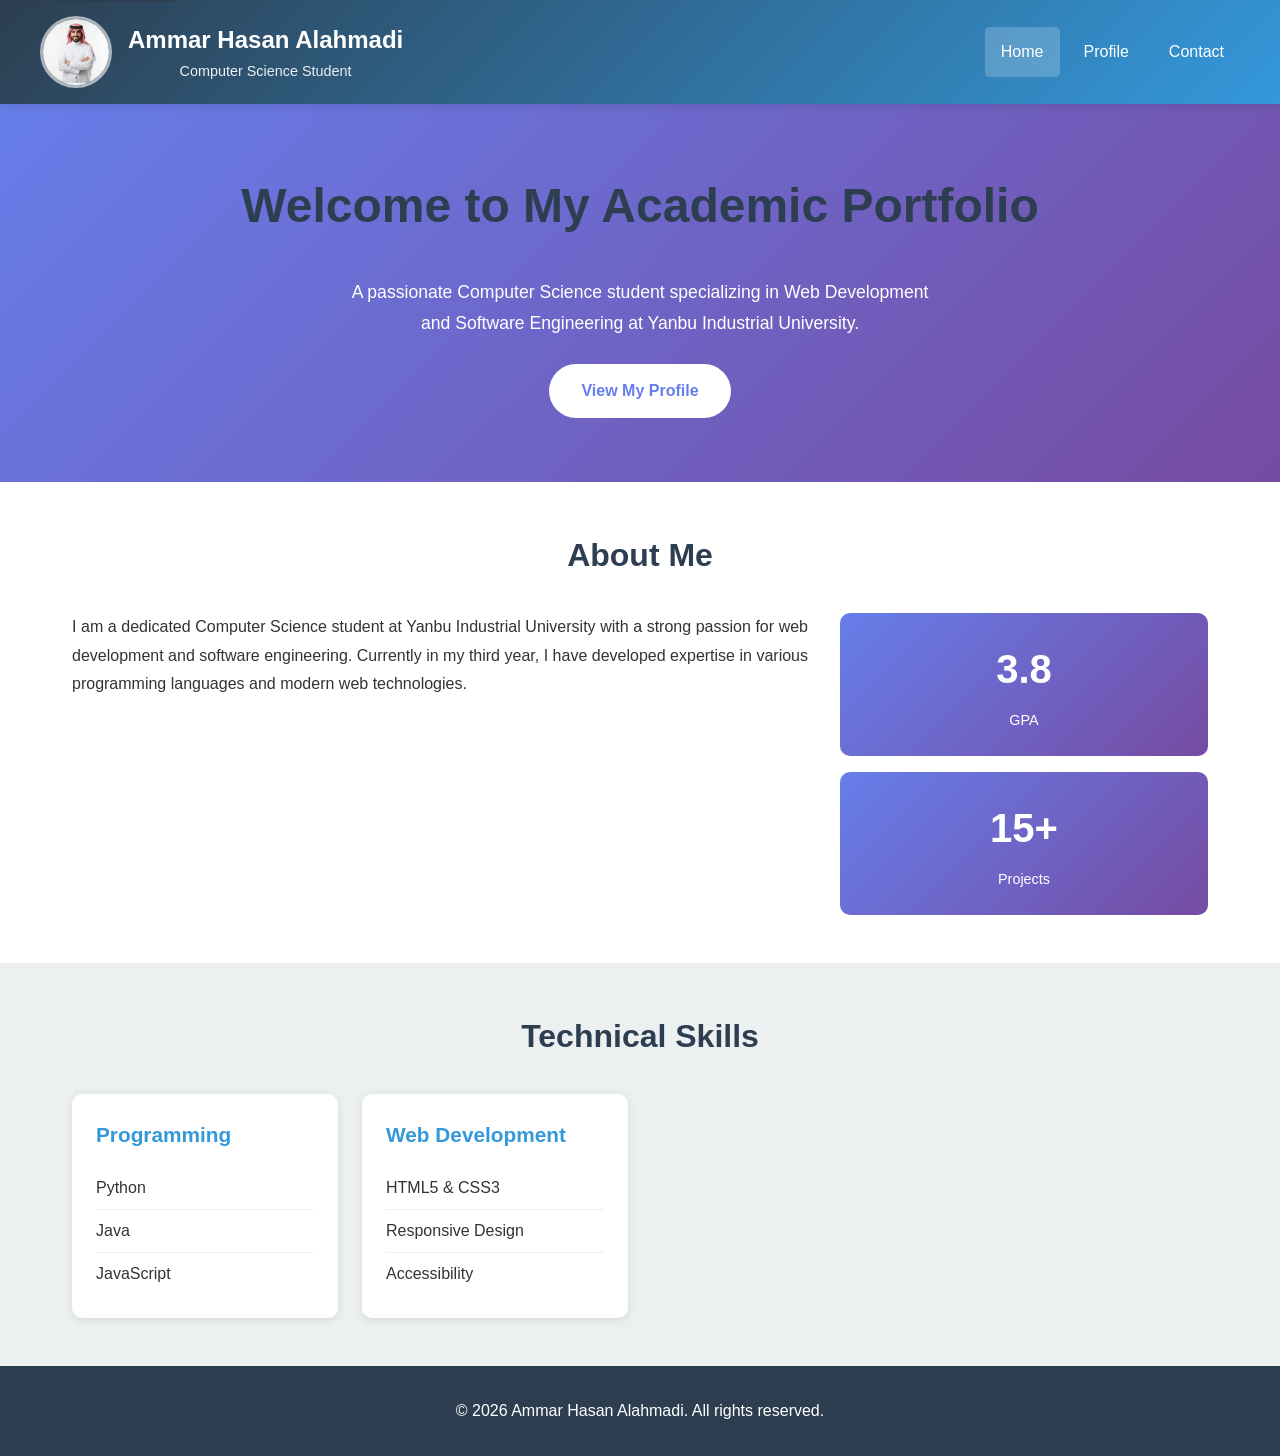
<file: index.html>
<!DOCTYPE html>
<html lang="en">
<head>
    <meta charset="UTF-8">
    <meta name="viewport" content="width=device-width, initial-scale=1.0">
    <meta name="description" content="Personal Academic Portfolio - Computer Science Student">
    <title>Ammar Hasan Alahmadi - Portfolio</title>
    <link rel="stylesheet" href="styles.css">
</head>
<body>
    <a href="#main-content" class="skip-link">Skip to main content</a>

    <header class="main-header" role="banner">
        <nav class="navbar" role="navigation" aria-label="Main navigation">
            <div class="nav-brand">
                <img src="441401179.jpg" alt="Profile photo (441401179)" class="profile-photo">
                <div>
                    <h1>Ammar Hasan Alahmadi</h1>
                    <p class="subtitle">Computer Science Student</p>
                </div>
            </div>
            <ul class="nav-menu">
                <li><a href="index.html" class="active" aria-current="page">Home</a></li>
                <li><a href="profile.html">Profile</a></li>
                <li><a href="contact.html">Contact</a></li>
            </ul>
        </nav>
    </header>

    <main id="main-content" role="main">
        <section class="hero" aria-labelledby="hero-heading">
            <div class="hero-content">
                <h2 id="hero-heading">Welcome to My Academic Portfolio</h2>
                <p class="hero-description">
                    A passionate Computer Science student specializing in Web Development 
                    and Software Engineering at Yanbu Industrial University.
                </p>
                <a href="profile.html" class="btn-primary">View My Profile</a>
            </div>
        </section>

        <section class="about-section" aria-labelledby="about-heading">
            <div class="container">
                <h2 id="about-heading">About Me</h2>
                <div class="about-grid">
                    <div class="about-text">
                        <p>
                            I am a dedicated Computer Science student at Yanbu Industrial University with a strong 
                            passion for web development and software engineering. Currently in my third year, 
                            I have developed expertise in various programming languages and modern web technologies.
                        </p>
                    </div>
                    <div class="about-stats">
                        <div class="stat-card">
                            <h3>3.8</h3>
                            <p>GPA</p>
                        </div>
                        <div class="stat-card">
                            <h3>15+</h3>
                            <p>Projects</p>
                        </div>
                    </div>
                </div>
            </div>
        </section>

        <section class="skills-section" aria-labelledby="skills-heading">
            <div class="container">
                <h2 id="skills-heading">Technical Skills</h2>
                <div class="skills-grid">
                    <article class="skill-card">
                        <h3>Programming</h3>
                        <ul>
                            <li>Python</li>
                            <li>Java</li>
                            <li>JavaScript</li>
                        </ul>
                    </article>
                    <article class="skill-card">
                        <h3>Web Development</h3>
                        <ul>
                            <li>HTML5 & CSS3</li>
                            <li>Responsive Design</li>
                            <li>Accessibility</li>
                        </ul>
                    </article>
                </div>
            </div>
        </section>
    </main>

    <footer class="main-footer" role="contentinfo">
        <div class="container">
            <p>&copy; 2026 Ammar Hasan Alahmadi. All rights reserved.</p>
        </div>
    </footer>
</body>
</html>
</file>
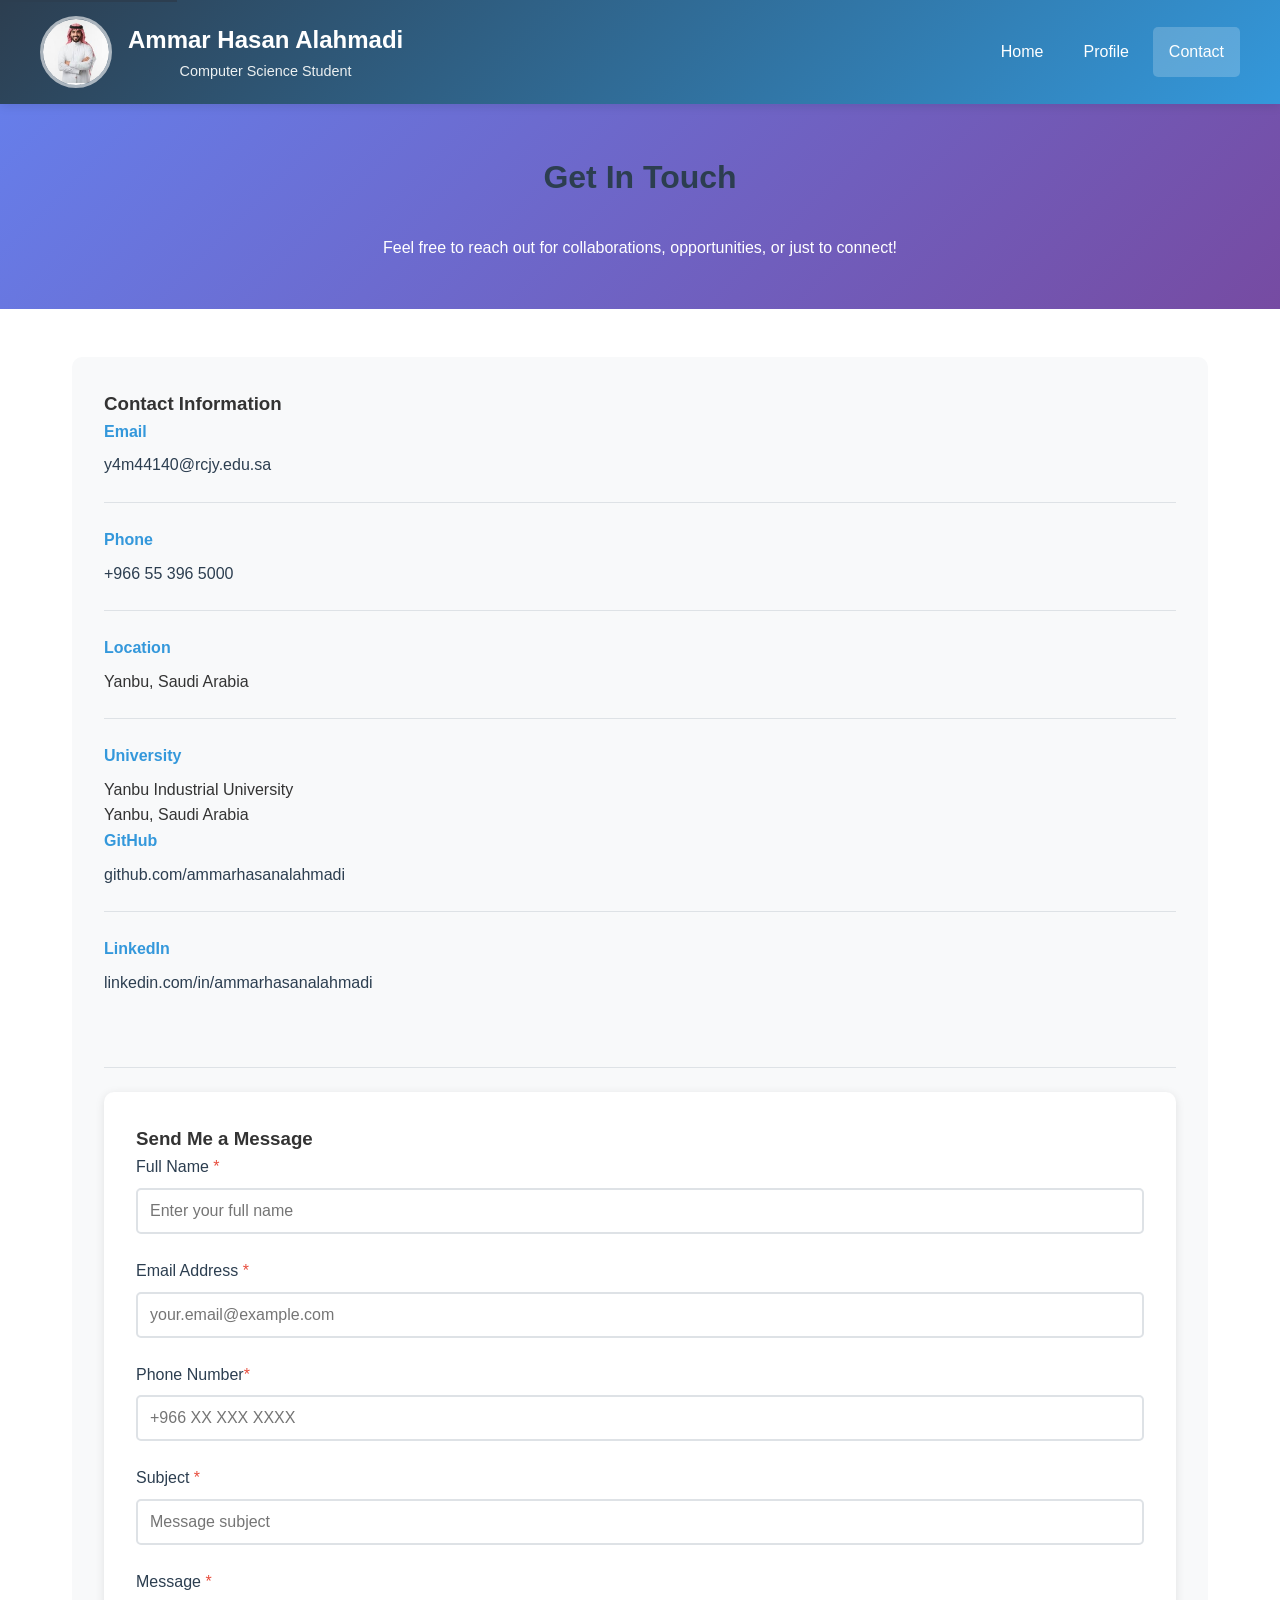
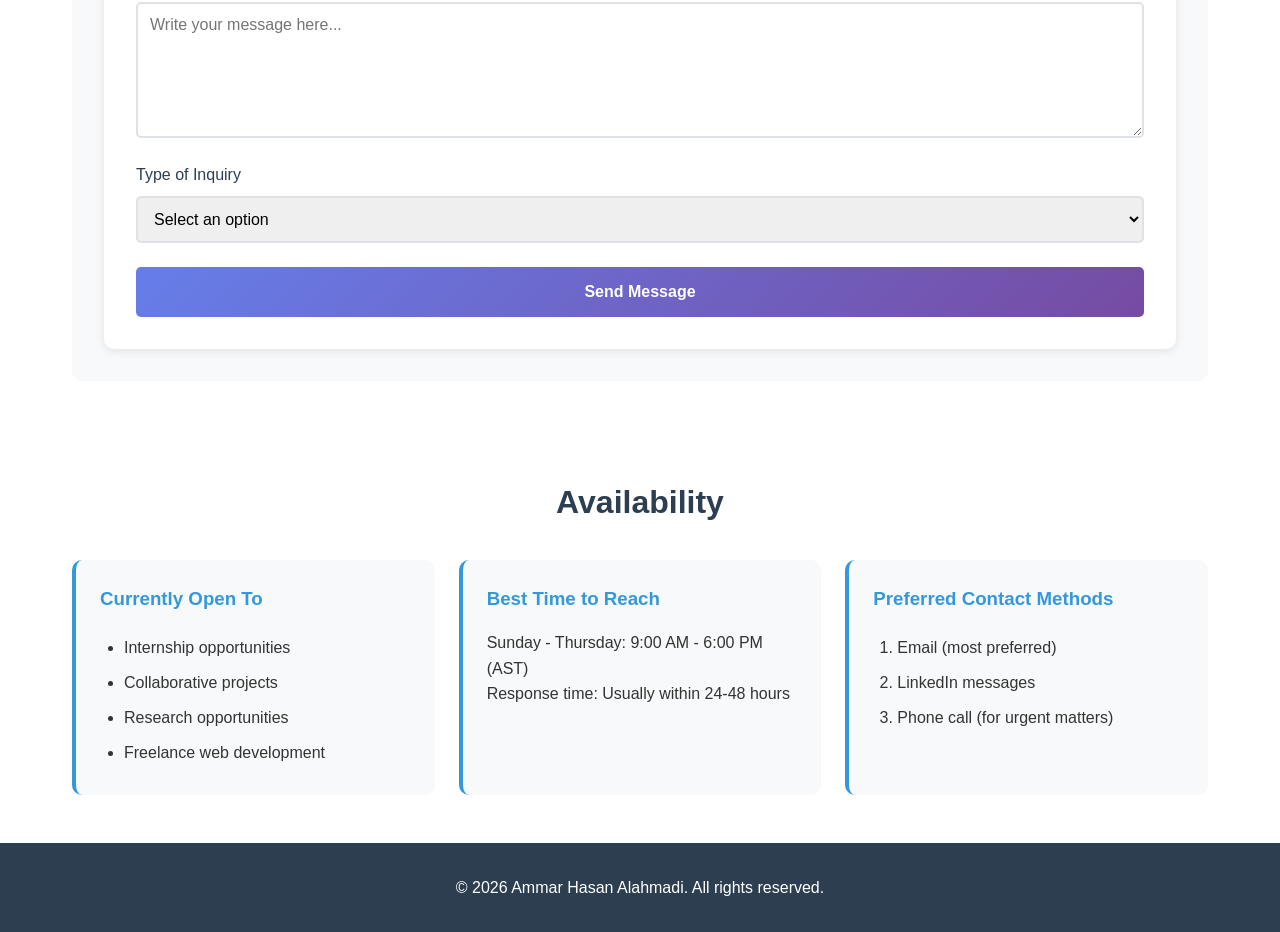
<file: contact.html>
<!DOCTYPE html>
<html lang="en">
<head>
    <meta charset="UTF-8">
    <meta name="viewport" content="width=device-width, initial-scale=1.0">
    <meta name="description" content="Contact Ahmed Al-Rashid">
    <title>Contact - Ahmed Al-Rashid</title>
    <link rel="stylesheet" href="styles.css">
</head>
<body>
    <a href="#main-content" class="skip-link">Skip to main content</a>

    <header class="main-header" role="banner">
        <nav class="navbar" role="navigation" aria-label="Main navigation">
            <div class="nav-brand">
                <img src="441401179.jpg" alt="Profile photo (441401179)" class="profile-photo">
                <div>
                    <h1>Ammar Hasan Alahmadi</h1>
                    <p class="subtitle">Computer Science Student</p>
                </div>
            </div>
            <ul class="nav-menu">
                <li><a href="index.html">Home</a></li>
                <li><a href="profile.html">Profile</a></li>
                <li><a href="contact.html" class="active" aria-current="page">Contact</a></li>
            </ul>
        </nav>
    </header>

    <main id="main-content" role="main">
        <section class="contact-hero">
            <div class="container">
                <h2>Get In Touch</h2>
                <p>Feel free to reach out for collaborations, opportunities, or just to connect!</p>
            </div>
        </section>

        <section class="contact-content">
            <div class="container">
                <div class="contact-layout">
                    <div class="contact-info">
                        <h3>Contact Information</h3>
                        <div class="info-item">
                            <h4>Email</h4>
                            <p><a href="mailto:y4m44140@rcjy.edu.sa">y4m44140@rcjy.edu.sa</a></p>
                        </div>
                        <div class="info-item">
                            <h4>Phone</h4>
                            <p><a href="tel:+966553965000">+966 55 396 5000</a></p>
                        </div>
                        <div class="info-item">
                            <h4>Location</h4>
                            <p>Yanbu, Saudi Arabia</p>
                        </div>
                        <div class="info-item">
                            <h4>University</h4>
                            <p>Yanbu Industrial University<br>Yanbu, Saudi Arabia</p>
                        <div class="info-item">
                            <h4>GitHub</h4>
                            <p><a href="https://github.com/ammarhasanalahmadi" target="_blank" rel="noopener noreferrer">github.com/ammarhasanalahmadi</a></p>
                        </div>
                        <div class="info-item">
                            <h4>LinkedIn</h4>
                            <p><a href="https://linkedin.com/in/ammarhasanalahmadi" target="_blank" rel="noopener noreferrer">linkedin.com/in/ammarhasanalahmadi</a></p>
                        </div>
                    </div>

                    <div class="contact-form-container">
                        <h3>Send Me a Message</h3>
                        <form class="contact-form" action="#" method="post">
                            <div class="form-group">
                                <label for="name">Full Name <span class="required" aria-label="required">*</span></label>
                                <input 
                                    id="name" 
                                    name="name" 
                                    required 
                                    aria-required="true"
                                    placeholder="Enter your full name">
                            </div>

                            <div class="form-group">
                                <label for="email">Email Address <span class="required" aria-label="required">*</span></label>
                                <input 
                                    type="email" 
                                    id="email" 
                                    name="email" 
                                    required 
                                    aria-required="true"
                                    placeholder="your.email@example.com">
                            </div>

                            <div class="form-group">
                                <label for="phone">Phone Number<span class="required" aria-label="required">*</span></label>
                                <input 
                                    type="tel" 
                                    id="phone" 
                                    name="phone" 
                                    placeholder="+966 XX XXX XXXX">
                            </div>

                            <div class="form-group">
                                <label for="subject">Subject <span class="required" aria-label="required">*</span></label>
                                <input 
                                    type="text" 
                                    id="subject" 
                                    name="subject" 
                                    required 
                                    aria-required="true"
                                    placeholder="Message subject">
                            </div>

                            <div class="form-group">
                                <label for="message">Message <span class="required" aria-label="required">*</span></label>
                                <textarea 
                                    id="message" 
                                    name="message" 
                                    rows="6" 
                                    required 
                                    aria-required="true"
                                    placeholder="Write your message here..."></textarea>
                            </div>

                            <div class="form-group">
                                <label for="inquiry-type">Type of Inquiry</label>
                                <select id="inquiry-type" name="inquiry-type">
                                    <option value="">Select an option</option>
                                    <option value="collaboration">Collaboration Opportunity</option>
                                    <option value="job">Job Opportunity</option>
                                    <option value="project">Project Discussion</option>
                                    <option value="general">General Question</option>
                                    <option value="other">Other</option>
                                </select>
                            </div>

                            <button type="submit" class="btn-submit">Send Message</button>
                        </form>
                    </div>
                </div>
            </div>
        </section>

        <section class="availability" aria-labelledby="availability-heading">
            <div class="container">
                <h2 id="availability-heading">Availability</h2>
                <div class="availability-grid">
                    <article class="availability-card">
                        <h3>Currently Open To</h3>
                        <ul>
                            <li>Internship opportunities</li>
                            <li>Collaborative projects</li>
                            <li>Research opportunities</li>
                            <li>Freelance web development</li>
                        </ul>
                    </article>
                    <article class="availability-card">
                        <h3>Best Time to Reach</h3>
                        <p>Sunday - Thursday: 9:00 AM - 6:00 PM (AST)</p>
                        <p>Response time: Usually within 24-48 hours</p>
                    </article>
                    <article class="availability-card">
                        <h3>Preferred Contact Methods</h3>
                        <ol>
                            <li>Email (most preferred)</li>
                            <li>LinkedIn messages</li>
                            <li>Phone call (for urgent matters)</li>
                        </ol>
                    </article>
                </div>
            </div>
        </section>
    </main>

    <footer class="main-footer" role="contentinfo">
        <div class="container">
            <p>&copy; 2026 Ammar Hasan Alahmadi. All rights reserved.</p>
        </div>
    </footer>
</body>
</html>
</file>
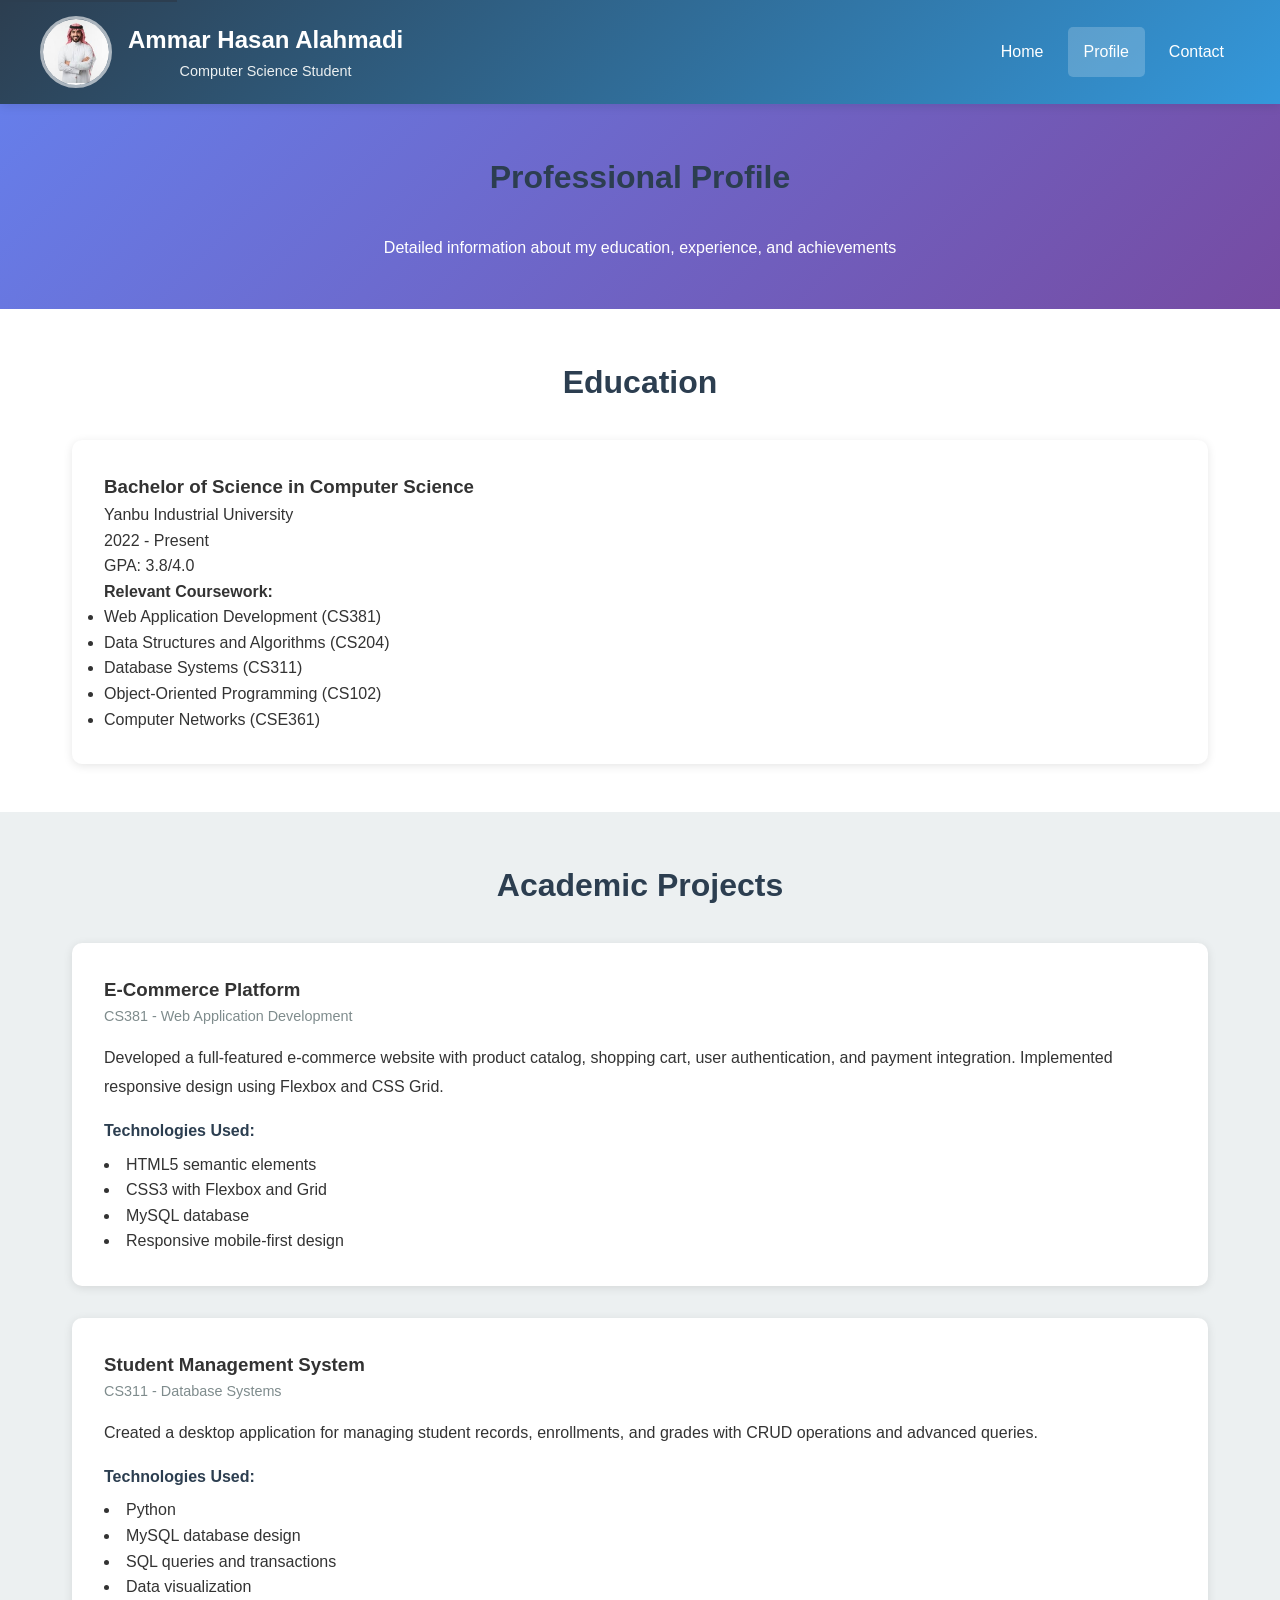
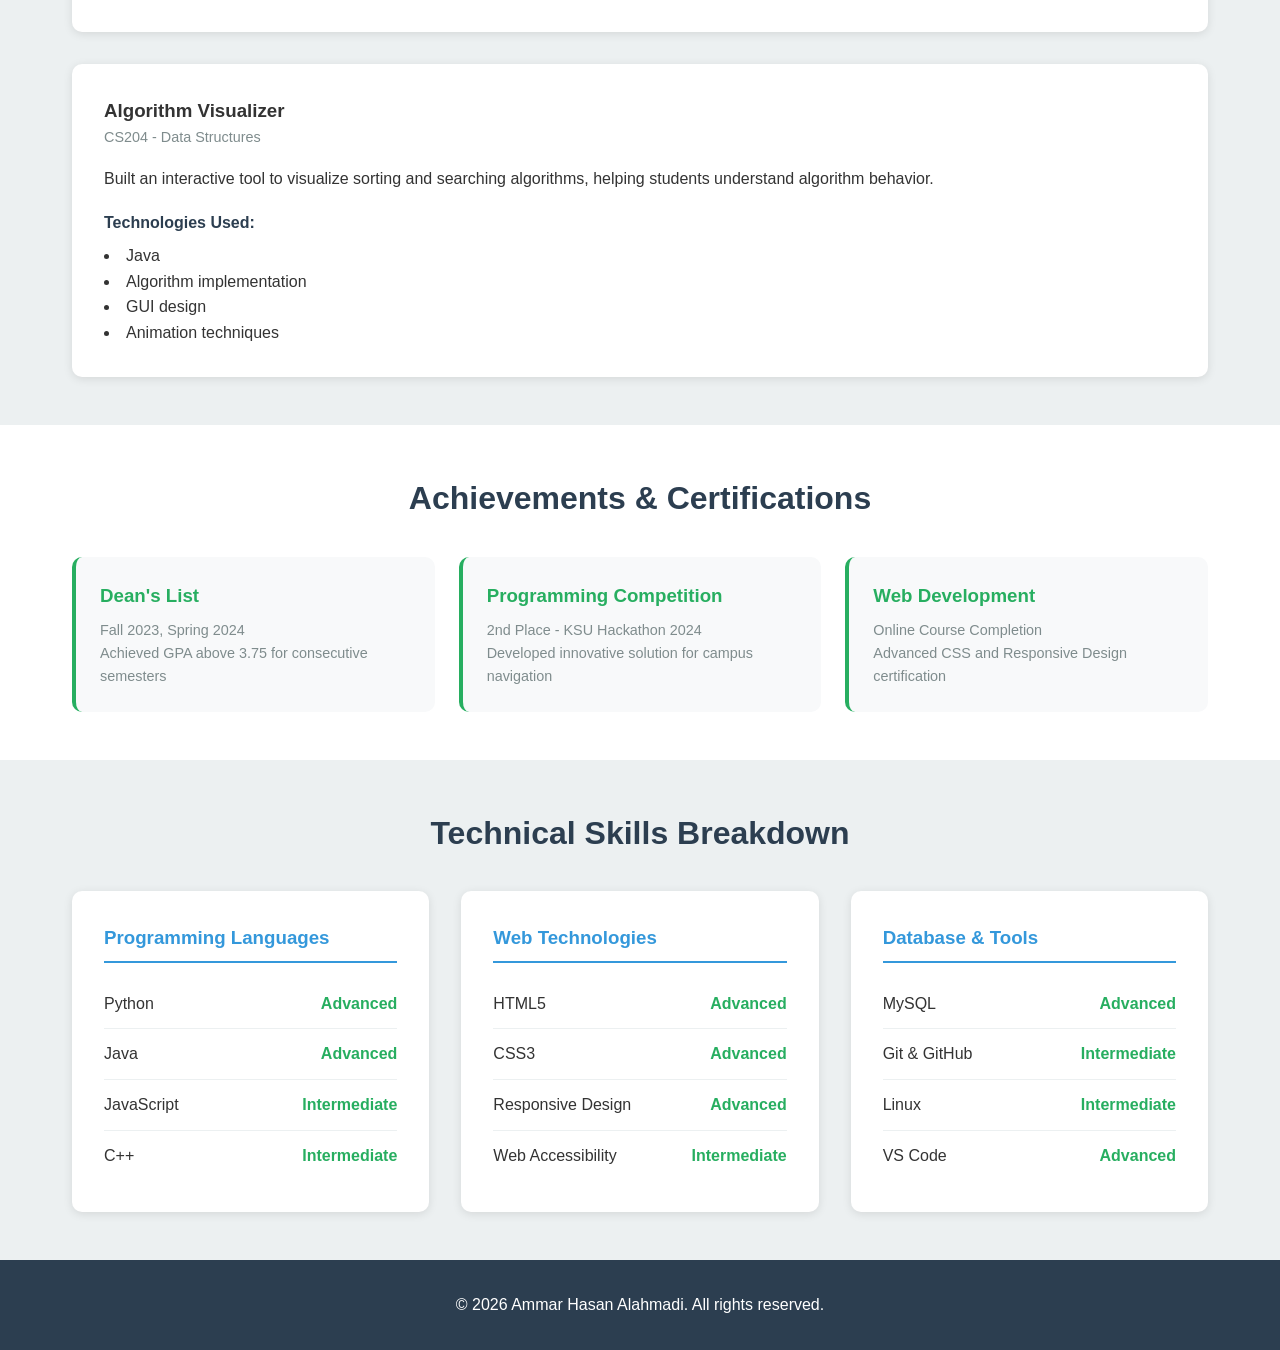
<file: profile.html>
<!DOCTYPE html>
<html lang="en">
<head>
    <meta charset="UTF-8">
    <meta name="viewport" content="width=device-width, initial-scale=1.0">
    <meta name="description" content="Professional Profile - Ammar Hasan Alahmadi">
    <title>Profile - Ammar Hasan Alahmadi</title>
    <link rel="stylesheet" href="styles.css">
</head>
<body>
    <a href="#main-content" class="skip-link">Skip to main content</a>

    <header class="main-header" role="banner">
        <nav class="navbar" role="navigation" aria-label="Main navigation">
            <div class="nav-brand">
                <img src="441401179.jpg" alt="Profile photo (441401179)" class="profile-photo">
                <div>
                    <h1>Ammar Hasan Alahmadi</h1>
                    <p class="subtitle">Computer Science Student</p>
                </div>
            </div>
            <ul class="nav-menu">
                <li><a href="index.html">Home</a></li>
                <li><a href="profile.html" class="active" aria-current="page">Profile</a></li>
                <li><a href="contact.html">Contact</a></li>
            </ul>
        </nav>
    </header>

    <main id="main-content" role="main">
        <section class="profile-hero">
            <div class="container">
                <h2>Professional Profile</h2>
                <p>Detailed information about my education, experience, and achievements</p>
            </div>
        </section>

        <section class="education-full" aria-labelledby="education-heading">
            <div class="container">
                <h2 id="education-heading">Education</h2>
                <article class="education-card">
                    <h3>Bachelor of Science in Computer Science</h3>
                    <p class="institution">Yanbu Industrial University</p>
                    <p class="date">2022 - Present</p>
                    <p class="gpa">GPA: 3.8/4.0</p>
                    <h4>Relevant Coursework:</h4>
                    <ul>
                        <li>Web Application Development (CS381)</li>
                        <li>Data Structures and Algorithms (CS204)</li>
                        <li>Database Systems (CS311)</li>
                        <li>Object-Oriented Programming (CS102)</li>
                        <li>Computer Networks (CSE361)</li>
                    </ul>
                </article>
            </div>
        </section>

        <section class="projects-full" aria-labelledby="projects-heading">
            <div class="container">
                <h2 id="projects-heading">Academic Projects</h2>
                <div class="projects-list">
                    <article class="project-detailed">
                        <h3>E-Commerce Platform</h3>
                        <p class="project-course">CS381 - Web Application Development</p>
                        <p class="project-description">
                            Developed a full-featured e-commerce website with product catalog, 
                            shopping cart, user authentication, and payment integration. 
                            Implemented responsive design using Flexbox and CSS Grid.
                        </p>
                        <h4>Technologies Used:</h4>
                        <ul>
                            <li>HTML5 semantic elements</li>
                            <li>CSS3 with Flexbox and Grid</li>
                            <li>MySQL database</li>
                            <li>Responsive mobile-first design</li>
                        </ul>
                    </article>

                    <article class="project-detailed">
                        <h3>Student Management System</h3>
                        <p class="project-course">CS311 - Database Systems</p>
                        <p class="project-description">
                            Created a desktop application for managing student records, 
                            enrollments, and grades with CRUD operations and advanced queries.
                        </p>
                        <h4>Technologies Used:</h4>
                        <ul>
                            <li>Python</li>
                            <li>MySQL database design</li>
                            <li>SQL queries and transactions</li>
                            <li>Data visualization</li>
                        </ul>
                    </article>

                    <article class="project-detailed">
                        <h3>Algorithm Visualizer</h3>
                        <p class="project-course">CS204 - Data Structures</p>
                        <p class="project-description">
                            Built an interactive tool to visualize sorting and searching algorithms, 
                            helping students understand algorithm behavior.
                        </p>
                        <h4>Technologies Used:</h4>
                        <ul>
                            <li>Java</li>
                            <li>Algorithm implementation</li>
                            <li>GUI design</li>
                            <li>Animation techniques</li>
                        </ul>
                    </article>
                </div>
            </div>
        </section>

        <section class="achievements" aria-labelledby="achievements-heading">
            <div class="container">
                <h2 id="achievements-heading">Achievements & Certifications</h2>
                <div class="achievements-grid">
                    <article class="achievement-card">
                        <h3>Dean's List</h3>
                        <p>Fall 2023, Spring 2024</p>
                        <p>Achieved GPA above 3.75 for consecutive semesters</p>
                    </article>
                    <article class="achievement-card">
                        <h3>Programming Competition</h3>
                        <p>2nd Place - KSU Hackathon 2024</p>
                        <p>Developed innovative solution for campus navigation</p>
                    </article>
                    <article class="achievement-card">
                        <h3>Web Development</h3>
                        <p>Online Course Completion</p>
                        <p>Advanced CSS and Responsive Design certification</p>
                    </article>
                </div>
            </div>
        </section>

        <section class="skills-detailed" aria-labelledby="skills-detail-heading">
            <div class="container">
                <h2 id="skills-detail-heading">Technical Skills Breakdown</h2>
                <div class="skills-breakdown">
                    <div class="skill-category">
                        <h3>Programming Languages</h3>
                        <div class="skill-item">
                            <span>Python</span>
                            <span>Advanced</span>
                        </div>
                        <div class="skill-item">
                            <span>Java</span>
                            <span>Advanced</span>
                        </div>
                        <div class="skill-item">
                            <span>JavaScript</span>
                            <span>Intermediate</span>
                        </div>
                        <div class="skill-item">
                            <span>C++</span>
                            <span>Intermediate</span>
                        </div>
                    </div>

                    <div class="skill-category">
                        <h3>Web Technologies</h3>
                        <div class="skill-item">
                            <span>HTML5</span>
                            <span>Advanced</span>
                        </div>
                        <div class="skill-item">
                            <span>CSS3</span>
                            <span>Advanced</span>
                        </div>
                        <div class="skill-item">
                            <span>Responsive Design</span>
                            <span>Advanced</span>
                        </div>
                        <div class="skill-item">
                            <span>Web Accessibility</span>
                            <span>Intermediate</span>
                        </div>
                    </div>

                    <div class="skill-category">
                        <h3>Database & Tools</h3>
                        <div class="skill-item">
                            <span>MySQL</span>
                            <span>Advanced</span>
                        </div>
                        <div class="skill-item">
                            <span>Git & GitHub</span>
                            <span>Intermediate</span>
                        </div>
                        <div class="skill-item">
                            <span>Linux</span>
                            <span>Intermediate</span>
                        </div>
                        <div class="skill-item">
                            <span>VS Code</span>
                            <span>Advanced</span>
                        </div>
                    </div>
                </div>
            </div>
        </section>
    </main>

    <footer class="main-footer" role="contentinfo">
        <div class="container">
            <p>&copy; 2026 Ammar Hasan Alahmadi. All rights reserved.</p>
        </div>
    </footer>
</body>
</html>
</file>
<file: styles.css>
/* ============================================
   CSS RESET & BASE STYLES
   ============================================ */
* {
    margin: 0;
    padding: 0;
    box-sizing: border-box;
}

html {
    font-size: 16px;
    scroll-behavior: smooth;
}

body {
    font-family: 'Segoe UI', Tahoma, Geneva, Verdana, sans-serif;
    line-height: 1.6;
    color: #333;
    background-color: #f5f5f5;
}

/* ============================================
   ACCESSIBILITY
   ============================================ */
.skip-link {
    position: absolute;
    top: -40px;
    left: 0;
    background: #2c3e50;
    color: white;
    padding: 0.5rem 1rem;
    text-decoration: none;
    z-index: 100;
}

.skip-link:focus {
    top: 0;
}

.required {
    color: #e74c3c;
}

/* Focus styles for better keyboard navigation */
a:focus,
button:focus,
input:focus,
textarea:focus,
select:focus {
    outline: 3px solid #3498db;
    outline-offset: 2px;
}

/* ============================================
   HEADER & NAVIGATION (FLEXBOX)
   ============================================ */
.main-header {
    background: linear-gradient(135deg, #2c3e50 0%, #3498db 100%);
    padding: 1rem;
    box-shadow: 0 2px 10px rgba(0, 0, 0, 0.1);
    position: sticky;
    top: 0;
    z-index: 50;
}

.navbar {
    display: flex;
    flex-direction: column;
    align-items: center;
    gap: 1rem;
    max-width: 1200px;
    margin: 0 auto;
}

.nav-brand h1 {
    color: white;
    font-size: 1.5rem;
    text-align: center;
}

.subtitle {
    color: #ecf0f1;
    font-size: 0.9rem;
    text-align: center;
}

/* Profile photo inside the nav brand */
.nav-brand {
    display: flex;
    align-items: center;
    gap: 1rem;
}

.profile-photo {
    width: 72px;
    height: 72px;
    border-radius: 50%;
    object-fit: cover;
    border: 3px solid rgba(255,255,255,0.6);
}

@media (max-width: 575px) {
    .profile-photo {
        width: 56px;
        height: 56px;
    }
    .nav-brand h1 {
        font-size: 1.2rem;
    }
}

.nav-menu {
    display: flex;
    flex-direction: column;
    list-style: none;
    width: 100%;
    gap: 0.5rem;
}

.nav-menu li {
    width: 100%;
}

.nav-menu a {
    display: block;
    color: white;
    text-decoration: none;
    padding: 0.75rem 1rem;
    border-radius: 5px;
    transition: background-color 0.3s ease;
    text-align: center;
}

.nav-menu a:hover,
.nav-menu a.active {
    background-color: rgba(255, 255, 255, 0.2);
}

/* ============================================
   CONTAINER & UTILITIES
   ============================================ */
.container {
    max-width: 1200px;
    margin: 0 auto;
    padding: 0 1rem;
}

/* ============================================
   HERO SECTION (FLEXBOX)
   ============================================ */
.hero {
    background: linear-gradient(135deg, #667eea 0%, #764ba2 100%);
    color: white;
    padding: 4rem 1rem;
    text-align: center;
}

.hero-content {
    display: flex;
    flex-direction: column;
    align-items: center;
    gap: 1.5rem;
}

.hero h2 {
    font-size: 2rem;
    margin-bottom: 0.5rem;
}

.hero-description {
    font-size: 1.1rem;
    max-width: 600px;
    line-height: 1.8;
}

.btn-primary {
    background-color: white;
    color: #667eea;
    padding: 0.875rem 2rem;
    text-decoration: none;
    border-radius: 50px;
    font-weight: bold;
    transition: transform 0.3s ease, box-shadow 0.3s ease;
    display: inline-block;
}

.btn-primary:hover {
    transform: translateY(-3px);
    box-shadow: 0 10px 25px rgba(0, 0, 0, 0.2);
}

/* ============================================
   SECTIONS
   ============================================ */
section {
    padding: 3rem 1rem;
}

section h2 {
    font-size: 2rem;
    color: #2c3e50;
    margin-bottom: 2rem;
    text-align: center;
}

/* ============================================
   ABOUT SECTION (FLEXBOX)
   ============================================ */
.about-section {
    background: white;
}

.about-grid {
    display: flex;
    flex-direction: column;
    gap: 2rem;
}

.about-text p {
    margin-bottom: 1rem;
    line-height: 1.8;
    text-align: justify;
}

.about-stats {
    display: flex;
    flex-wrap: wrap;
    gap: 1rem;
    justify-content: center;
}

.stat-card {
    background: linear-gradient(135deg, #667eea 0%, #764ba2 100%);
    color: white;
    padding: 1.5rem;
    border-radius: 10px;
    text-align: center;
    flex: 1 1 120px;
    min-width: 120px;
}

.stat-card h3 {
    font-size: 2.5rem;
    margin-bottom: 0.5rem;
}

.stat-card p {
    font-size: 0.9rem;
}

/* ============================================
   SKILLS SECTION (CSS GRID)
   ============================================ */
.skills-section {
    background: #ecf0f1;
}

.skills-grid {
    display: grid;
    grid-template-columns: 1fr;
    gap: 1.5rem;
}

.skill-card {
    background: white;
    padding: 1.5rem;
    border-radius: 10px;
    box-shadow: 0 2px 10px rgba(0, 0, 0, 0.1);
    transition: transform 0.3s ease, box-shadow 0.3s ease;
}

.skill-card:hover {
    transform: translateY(-5px);
    box-shadow: 0 5px 20px rgba(0, 0, 0, 0.15);
}

.skill-card h3 {
    color: #3498db;
    margin-bottom: 1rem;
    font-size: 1.3rem;
}

.skill-card ul {
    list-style: none;
}

.skill-card li {
    padding: 0.5rem 0;
    border-bottom: 1px solid #ecf0f1;
}

.skill-card li:last-child {
    border-bottom: none;
}

/* ============================================
   PROJECTS SECTION (FLEXBOX)
   ============================================ */
.projects-section {
    background: white;
}

.projects-flex {
    display: flex;
    flex-direction: column;
    gap: 2rem;
}

.project-card {
    background: #f8f9fa;
    padding: 2rem;
    border-radius: 10px;
    border-left: 4px solid #3498db;
    box-shadow: 0 2px 10px rgba(0, 0, 0, 0.1);
}

.project-card h3 {
    color: #2c3e50;
    margin-bottom: 0.5rem;
}

.project-tech {
    color: #7f8c8d;
    font-size: 0.9rem;
    margin-bottom: 1rem;
}

.project-description {
    line-height: 1.8;
    margin-bottom: 1rem;
}

.project-highlights {
    display: flex;
    flex-wrap: wrap;
    gap: 0.5rem;
}

.highlight-tag {
    background: #3498db;
    color: white;
    padding: 0.25rem 0.75rem;
    border-radius: 20px;
    font-size: 0.85rem;
}

/* ============================================
   EDUCATION SECTION
   ============================================ */
.education-section {
    background: #ecf0f1;
}

.education-card {
    background: white;
    padding: 2rem;
    border-radius: 10px;
    box-shadow: 0 2px 10px rgba(0, 0, 0, 0.1);
}

.education-header {
    display: flex;
    flex-direction: column;
    gap: 0.5rem;
    margin-bottom: 1rem;
}

.education-date {
    color: #7f8c8d;
    font-size: 0.9rem;
}

.education-institution {
    color: #3498db;
    font-weight: bold;
    margin-bottom: 0.5rem;
}

.education-gpa {
    color: #27ae60;
    font-weight: bold;
    margin-bottom: 1rem;
}

.education-details h4 {
    color: #2c3e50;
    margin: 1rem 0 0.5rem;
}

.coursework-list {
    list-style-position: inside;
}

.coursework-list li {
    padding: 0.3rem 0;
}

/* ============================================
   CONTACT PAGE
   ============================================ */
.contact-hero,
.profile-hero {
    background: linear-gradient(135deg, #667eea 0%, #764ba2 100%);
    color: white;
    padding: 3rem 1rem;
    text-align: center;
}

.contact-content {
    background: white;
    padding: 3rem 1rem;
}

.contact-layout {
    display: flex;
    flex-direction: column;
    gap: 3rem;
}

.contact-info {
    background: #f8f9fa;
    padding: 2rem;
    border-radius: 10px;
}

.info-item {
    margin-bottom: 1.5rem;
    padding-bottom: 1.5rem;
    border-bottom: 1px solid #dee2e6;
}

.info-item:last-child {
    border-bottom: none;
}

.info-item h4 {
    color: #3498db;
    margin-bottom: 0.5rem;
}

.info-item a {
    color: #2c3e50;
    text-decoration: none;
}

.info-item a:hover {
    color: #3498db;
    text-decoration: underline;
}

/* ============================================
   CONTACT FORM
   ============================================ */
.contact-form-container {
    background: white;
    padding: 2rem;
    border-radius: 10px;
    box-shadow: 0 2px 10px rgba(0, 0, 0, 0.1);
}

.contact-form {
    display: flex;
    flex-direction: column;
    gap: 1.5rem;
}

.form-group {
    display: flex;
    flex-direction: column;
}

.form-group label {
    margin-bottom: 0.5rem;
    color: #2c3e50;
    font-weight: 500;
}

.form-group input,
.form-group textarea,
.form-group select {
    padding: 0.75rem;
    border: 2px solid #dee2e6;
    border-radius: 5px;
    font-size: 1rem;
    font-family: inherit;
    transition: border-color 0.3s ease;
}

.form-group input:focus,
.form-group textarea:focus,
.form-group select:focus {
    border-color: #3498db;
}

.btn-submit {
    background: linear-gradient(135deg, #667eea 0%, #764ba2 100%);
    color: white;
    padding: 1rem 2rem;
    border: none;
    border-radius: 5px;
    font-size: 1rem;
    font-weight: bold;
    cursor: pointer;
    transition: transform 0.3s ease, box-shadow 0.3s ease;
}

.btn-submit:hover {
    transform: translateY(-2px);
    box-shadow: 0 5px 15px rgba(102, 126, 234, 0.4);
}

/* ============================================
   PROFILE PAGE
   ============================================ */
.education-full,
.projects-full,
.achievements,
.skills-detailed {
    padding: 3rem 1rem;
}

.education-full {
    background: white;
}

.projects-full {
    background: #ecf0f1;
}

.projects-list {
    display: flex;
    flex-direction: column;
    gap: 2rem;
}

.project-detailed {
    background: white;
    padding: 2rem;
    border-radius: 10px;
    box-shadow: 0 2px 10px rgba(0, 0, 0, 0.1);
}

.project-course {
    color: #7f8c8d;
    font-size: 0.9rem;
    margin-bottom: 1rem;
}

.project-detailed h4 {
    color: #2c3e50;
    margin: 1rem 0 0.5rem;
}

.project-detailed ul {
    list-style-position: inside;
}

.achievements {
    background: white;
}

.achievements-grid {
    display: grid;
    grid-template-columns: 1fr;
    gap: 1.5rem;
}

.achievement-card {
    background: #f8f9fa;
    padding: 1.5rem;
    border-radius: 10px;
    border-left: 4px solid #27ae60;
}

.achievement-card h3 {
    color: #27ae60;
    margin-bottom: 0.5rem;
}

.achievement-card p {
    color: #7f8c8d;
    font-size: 0.9rem;
}

.skills-detailed {
    background: #ecf0f1;
}

.skills-breakdown {
    display: flex;
    flex-direction: column;
    gap: 2rem;
}

.skill-category {
    background: white;
    padding: 2rem;
    border-radius: 10px;
    box-shadow: 0 2px 10px rgba(0, 0, 0, 0.1);
}

.skill-category h3 {
    color: #3498db;
    margin-bottom: 1rem;
    border-bottom: 2px solid #3498db;
    padding-bottom: 0.5rem;
}

.skill-item {
    display: flex;
    justify-content: space-between;
    padding: 0.75rem 0;
    border-bottom: 1px solid #ecf0f1;
}

.skill-item:last-child {
    border-bottom: none;
}

.skill-item span:last-child {
    color: #27ae60;
    font-weight: bold;
}

/* ============================================
   AVAILABILITY SECTION (CSS GRID)
   ============================================ */
.availability {
    background: white;
}

.availability-grid {
    display: grid;
    grid-template-columns: 1fr;
    gap: 1.5rem;
}

.availability-card {
    background: #f8f9fa;
    padding: 1.5rem;
    border-radius: 10px;
    border-left: 4px solid #3498db;
}

.availability-card h3 {
    color: #3498db;
    margin-bottom: 1rem;
}

.availability-card ul,
.availability-card ol {
    margin-left: 1.5rem;
}

.availability-card li {
    padding: 0.3rem 0;
}

/* ============================================
   FOOTER
   ============================================ */
.main-footer {
    background: #2c3e50;
    color: white;
    padding: 2rem 1rem;
    text-align: center;
}

.footer-content {
    display: flex;
    flex-direction: column;
    gap: 2rem;
    margin-bottom: 2rem;
}

.footer-section h3 {
    color: #3498db;
    margin-bottom: 1rem;
}

.footer-links {
    list-style: none;
}

.footer-links a {
    color: #ecf0f1;
    text-decoration: none;
}

.footer-links a:hover {
    color: #3498db;
}

.footer-bottom {
    padding-top: 1rem;
    border-top: 1px solid #34495e;
}

/* ============================================
   RESPONSIVE DESIGN - TABLET (min-width: 576px)
   ============================================ */
@media (min-width: 576px) {
    .navbar {
        flex-direction: row;
        justify-content: space-between;
    }

    .nav-menu {
        flex-direction: row;
        width: auto;
    }

    .nav-menu a {
        text-align: left;
    }

    .skills-grid {
        grid-template-columns: repeat(2, 1fr);
    }

    .about-stats {
        justify-content: flex-start;
    }

    .achievements-grid {
        grid-template-columns: repeat(2, 1fr);
    }

    .availability-grid {
        grid-template-columns: repeat(2, 1fr);
    }

    .contact-layout {
        flex-direction: row;
        gap: 2rem;
    }

    .contact-info,
    .contact-form-container {
        flex: 1;
    }
}

/* ============================================
   RESPONSIVE DESIGN - DESKTOP (min-width: 992px)
   ============================================ */
@media (min-width: 992px) {
    .container {
        padding: 0 2rem;
    }

    .hero h2 {
        font-size: 3rem;
    }

    .about-grid {
        flex-direction: row;
        align-items: flex-start;
    }

    .about-text {
        flex: 2;
    }

    .about-stats {
        flex: 1;
        flex-direction: column;
    }

    .skills-grid {
        grid-template-columns: repeat(4, 1fr);
    }

    .projects-flex {
        flex-direction: row;
        flex-wrap: wrap;
    }

    .project-card {
        flex: 1 1 calc(50% - 1rem);
    }

    .achievements-grid {
        grid-template-columns: repeat(3, 1fr);
    }

    .availability-grid {
        grid-template-columns: repeat(3, 1fr);
    }

    .skills-breakdown {
        flex-direction: row;
    }

    .skill-category {
        flex: 1;
    }

    .footer-content {
        flex-direction: row;
        justify-content: space-between;
    }

    .footer-section {
        text-align: left;
    }
}

/* ============================================
   PRINT STYLES
   ============================================ */
@media print {
    .main-header,
    .main-footer,
    .skip-link {
        display: none;
    }

    body {
        background: white;
        color: black;
    }

    a {
        text-decoration: underline;
    }
}
</file>
